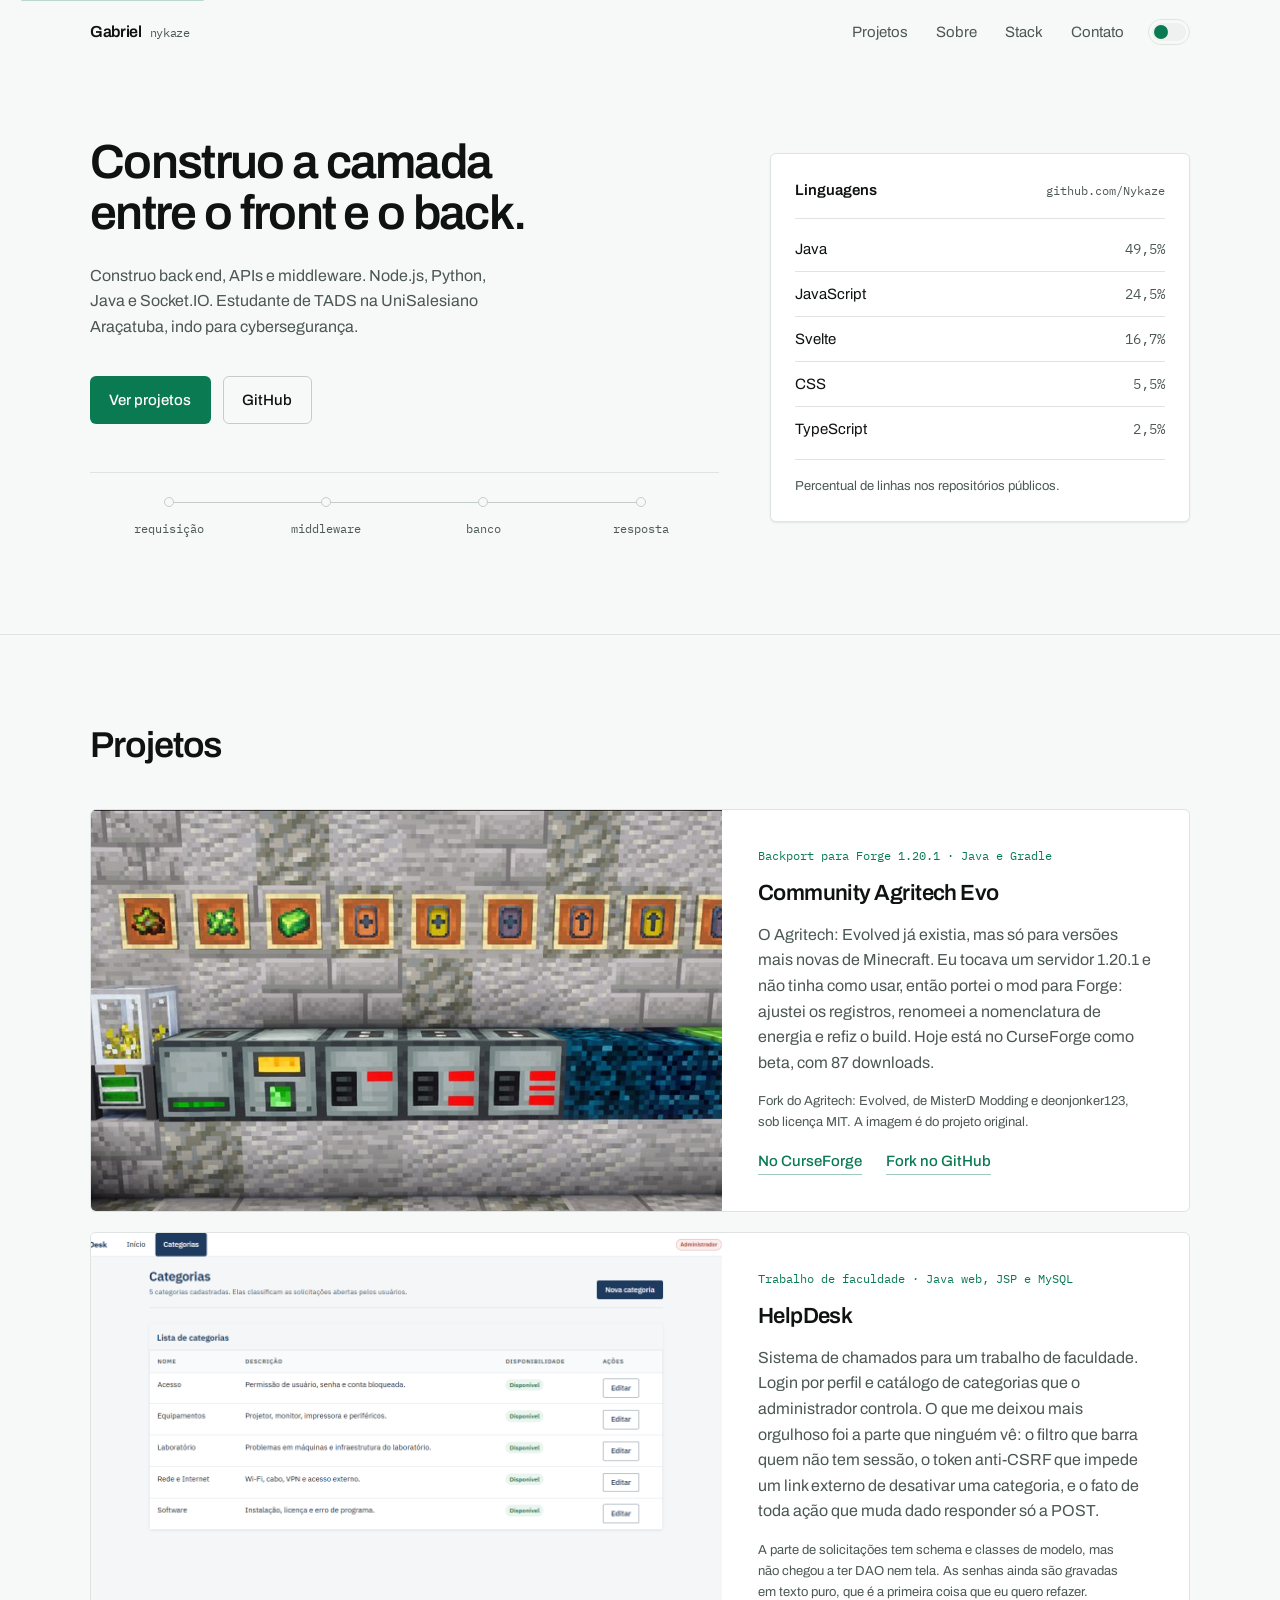
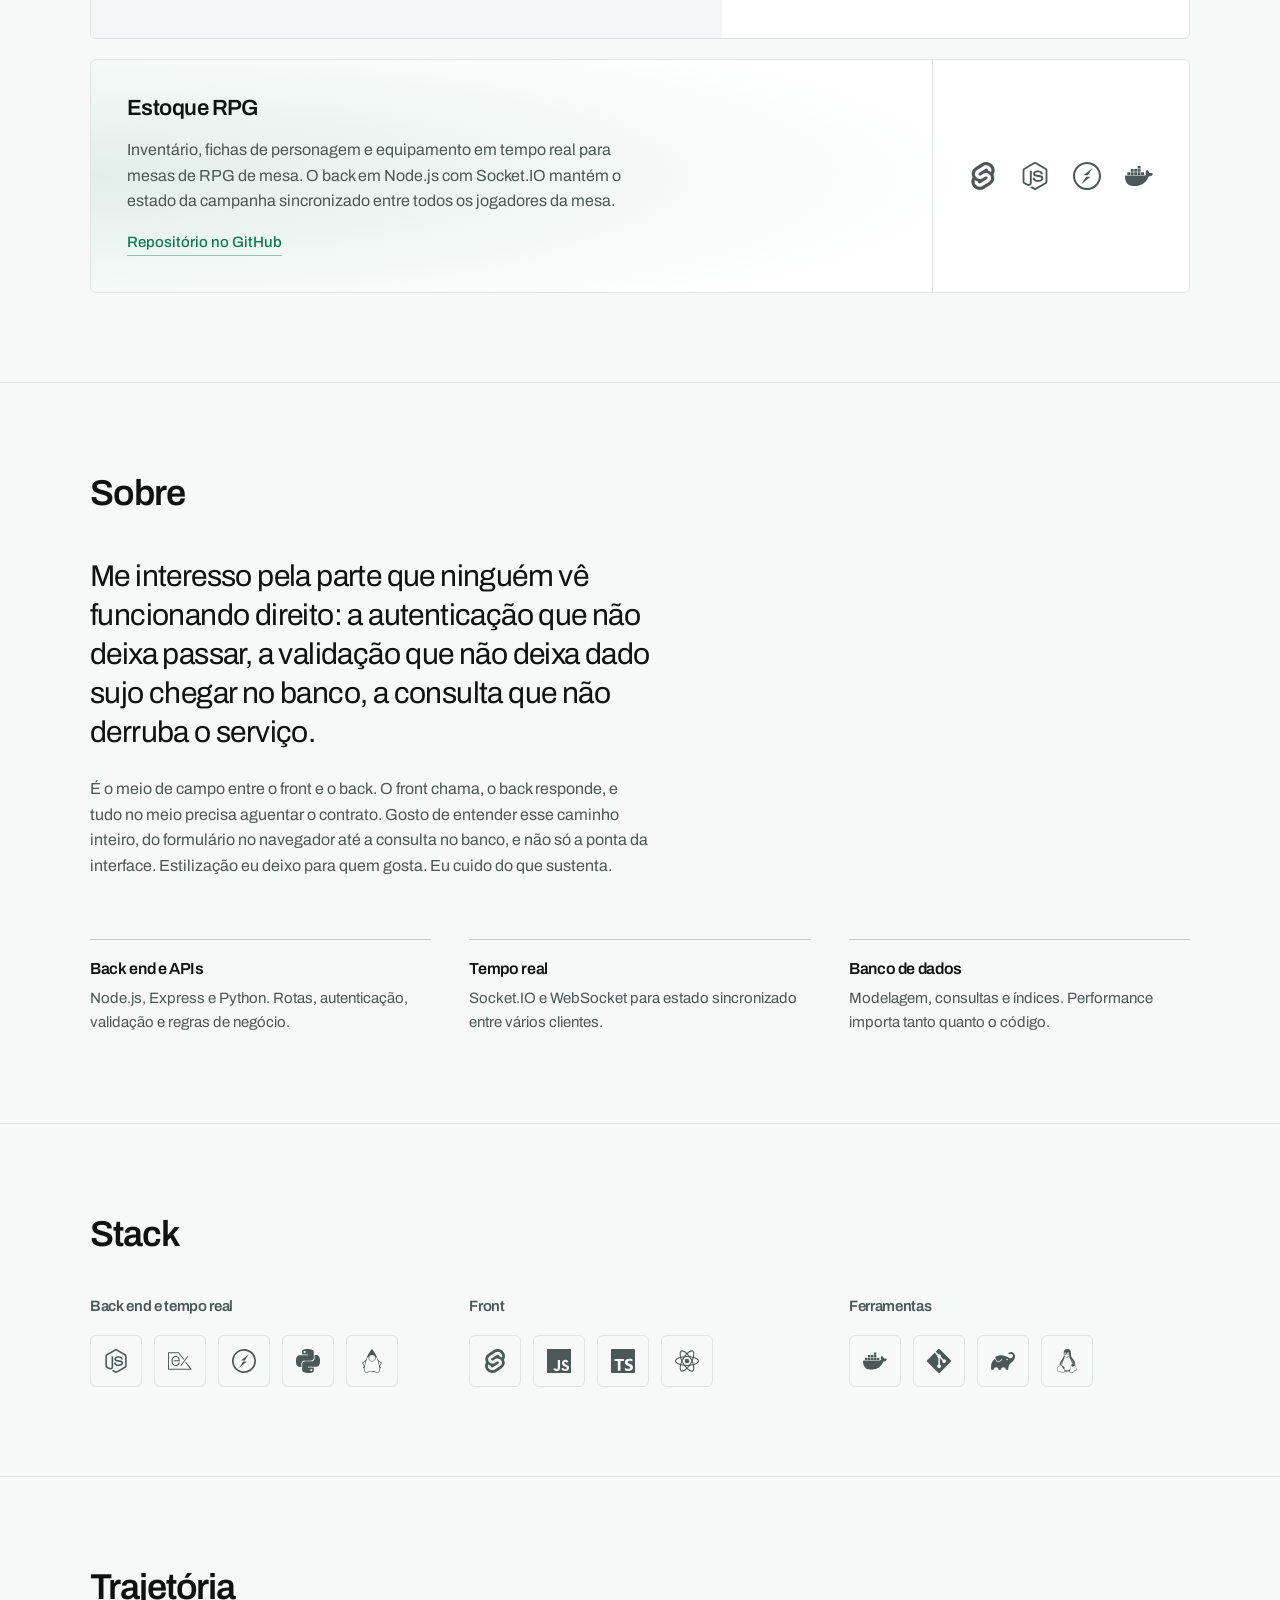
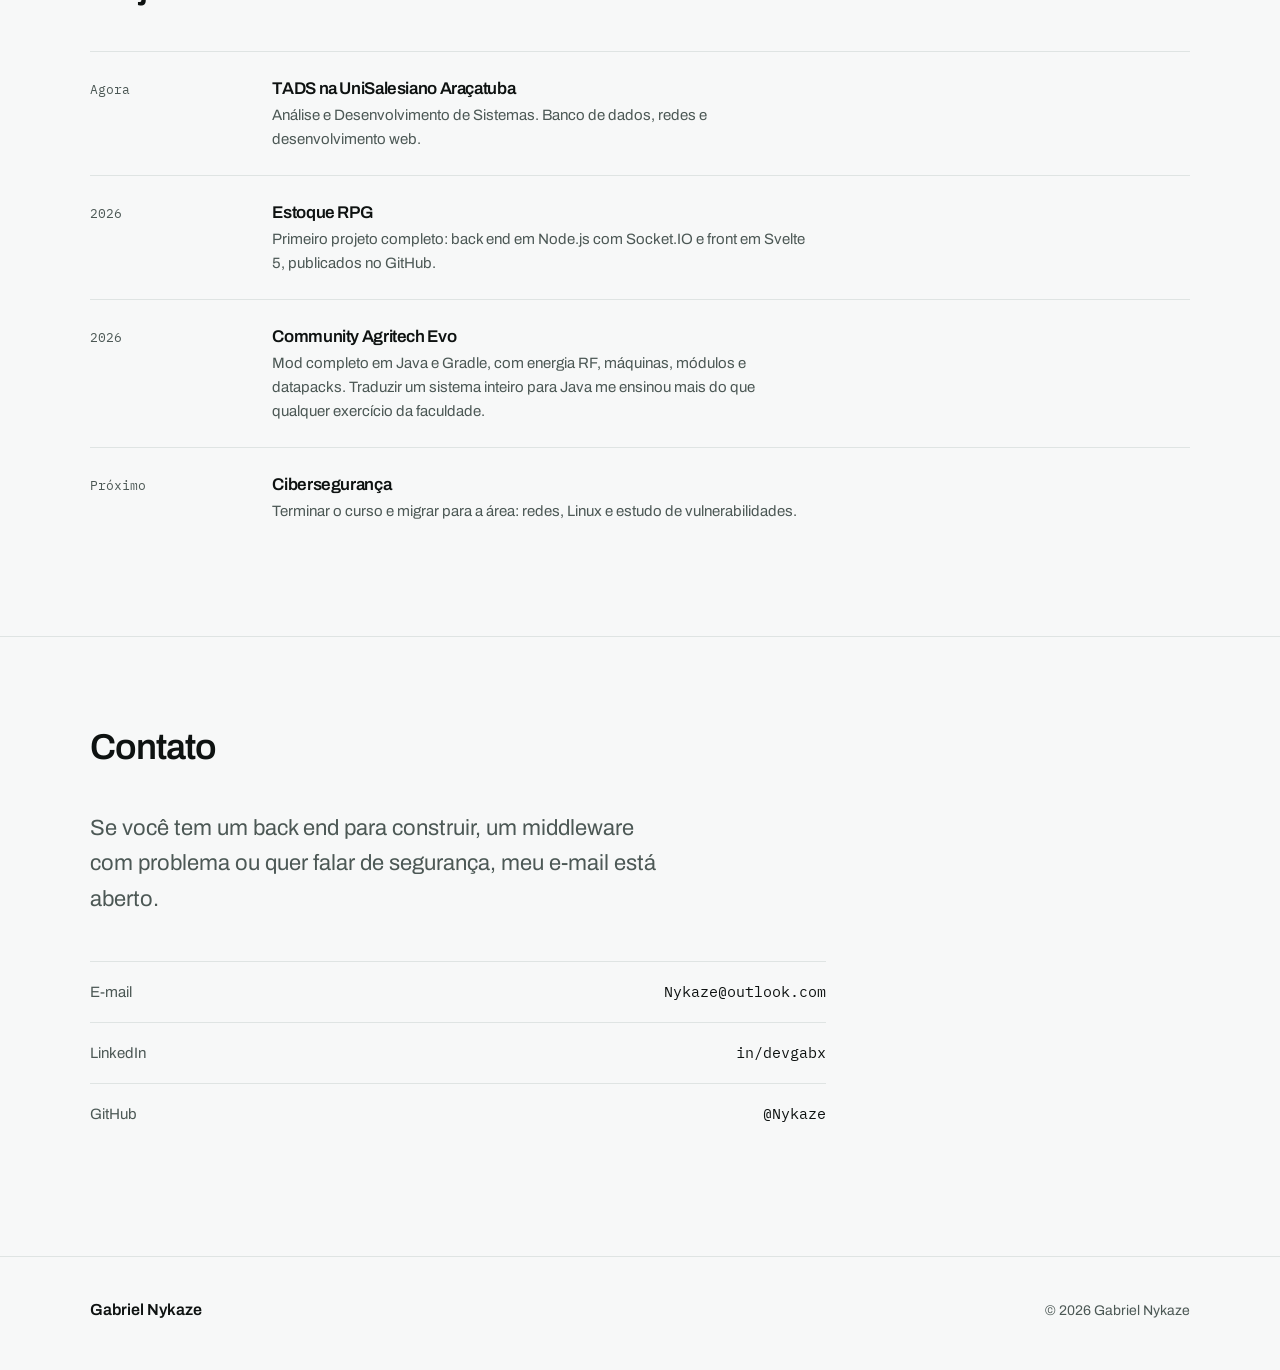
<file: index.html>
<!DOCTYPE html>
<html lang="pt-BR" data-theme="auto">
<head>
<meta charset="utf-8">
<meta name="viewport" content="width=device-width, initial-scale=1">
<title>Gabriel Nykaze, Desenvolvedor back end e middleware</title>
<meta name="description" content="Estudante de TADS na UniSalesiano Araçatuba. Trabalho com back end de sites, APIs e a camada que liga o front ao back. Node.js, Python, Java e Socket.IO.">
<meta name="author" content="Gabriel Nykaze">
<link rel="canonical" href="https://nykaze.github.io/portfolio/">

<meta property="og:type" content="website">
<meta property="og:title" content="Gabriel Nykaze, Desenvolvedor back end e middleware">
<meta property="og:description" content="Back end de sites, APIs e middleware. Node.js, Python, Java e Socket.IO. Estudante de TADS na UniSalesiano Araçatuba.">
<meta property="og:url" content="https://nykaze.github.io/portfolio/">
<meta property="og:locale" content="pt_BR">
<meta name="twitter:card" content="summary">
<meta name="theme-color" content="#0b0d0e" media="(prefers-color-scheme: dark)">
<meta name="theme-color" content="#f7f8f8" media="(prefers-color-scheme: light)">

<link rel="icon" href="assets/img/favicon.svg" type="image/svg+xml">
<link rel="preload" href="assets/fonts/archivo-latin-wght-normal.woff2" as="font" type="font/woff2" crossorigin>
<link rel="stylesheet" href="assets/css/styles.css">
</head>
<body>

<div class="progress" aria-hidden="true"><div class="progress__bar" id="progress-bar"></div></div>

<a class="skip-link" href="#conteudo">Pular para o conteúdo</a>

<!-- ============ NAV ============ -->
<header class="nav" id="nav" data-menu="closed">
  <div class="shell nav__inner">
    <a class="nav__brand" href="#topo">
      Gabriel
      <span class="nav__handle">nykaze</span>
    </a>

    <nav class="nav__links" id="nav-links" aria-label="Seções do site">
      <a href="#projetos">Projetos</a>
      <a href="#sobre">Sobre</a>
      <a href="#stack">Stack</a>
      <a href="#contato">Contato</a>
    </nav>

    <div class="nav__actions">
      <button class="theme-toggle" id="theme-toggle" type="button"
              aria-label="Ativar tema escuro" aria-pressed="false">
        <span class="theme-toggle__track"><span class="theme-toggle__thumb"></span></span>
      </button>

      <button class="nav__burger" id="nav-toggle" type="button"
              aria-expanded="false" aria-controls="nav-links" aria-label="Abrir menu">
        <span></span><span></span>
      </button>
    </div>
  </div>
</header>

<main id="conteudo">

<!-- ============ HERO ============ -->
<section class="hero" id="topo">
  <div class="shell hero__grid">

    <div class="hero__copy">
      <h1 class="hero__title">
        Construo a camada<br>
        entre o front e o back.
      </h1>

      <p class="hero__sub">
        Construo back end, APIs e middleware. Node.js, Python, Java e Socket.IO.
        Estudante de TADS na UniSalesiano Araçatuba, indo para cybersegurança.
      </p>

      <div class="hero__actions">
        <a class="btn btn--primary" href="#projetos">Ver projetos</a>
        <a class="btn btn--ghost" href="https://github.com/Nykaze" target="_blank" rel="noopener noreferrer">
          GitHub
        </a>
      </div>

      <!-- Diagrama do caminho que ele constroi: request entra, middleware
           traduz, banco responde. Sem animacao ele continua legivel. -->
      <div class="flow">
        <span class="flow__rail" aria-hidden="true"></span>
        <ol class="flow__track">
          <li class="flow__step"><span class="flow__dot"></span><span class="flow__name">requisição</span></li>
          <li class="flow__step"><span class="flow__dot"></span><span class="flow__name">middleware</span></li>
          <li class="flow__step"><span class="flow__dot"></span><span class="flow__name">banco</span></li>
          <li class="flow__step"><span class="flow__dot"></span><span class="flow__name">resposta</span></li>
        </ol>
      </div>
    </div>

    <!-- Dados reais: linguagens nos repositorios publicos do GitHub. -->
    <aside class="panel" aria-label="Linguagens nos repositórios públicos do GitHub">
      <div class="panel__head">
        <span class="panel__title">Linguagens</span>
        <a class="panel__ref" href="https://github.com/Nykaze?tab=repositories"
           target="_blank" rel="noopener noreferrer">github.com/Nykaze</a>
      </div>

      <dl class="langs">
        <div class="langs__row"><dt>Java</dt><dd>49,5%</dd></div>
        <div class="langs__row"><dt>JavaScript</dt><dd>24,5%</dd></div>
        <div class="langs__row"><dt>Svelte</dt><dd>16,7%</dd></div>
        <div class="langs__row"><dt>CSS</dt><dd>5,5%</dd></div>
        <div class="langs__row"><dt>TypeScript</dt><dd>2,5%</dd></div>
      </dl>

      <p class="panel__note">Percentual de linhas nos repositórios públicos.</p>
    </aside>

  </div>
</section>

<!-- ============ PROJETOS ============ -->
<section class="section" id="projetos">
  <div class="shell">
    <h2 class="section__title" data-reveal>Projetos</h2>

    <div class="projects">

      <article class="project" data-reveal>
        <a class="project__visual" href="https://www.curseforge.com/minecraft/mc-mods/community-agritech-evolved"
           target="_blank" rel="noopener noreferrer" tabindex="-1" aria-hidden="true">
          <img src="assets/img/agritech-banner.jpg" width="1400" height="470"
               loading="lazy" decoding="async"
               alt="Banjo do Agritech: Evolved original, com plantadores, cloche e máquinas de biomassa.">
        </a>

        <div class="project__body">
          <p class="project__kind">Backport para Forge 1.20.1 · Java e Gradle</p>
          <h3 class="project__title">Community Agritech Evo</h3>
          <p class="project__text">
            O Agritech: Evolved já existia, mas só para versões mais novas de Minecraft.
            Eu tocava um servidor 1.20.1 e não tinha como usar, então portei o mod para
            Forge: ajustei os registros, renomeei a nomenclatura de energia e refiz o build.
            Hoje está no CurseForge como beta, com 87 downloads.
          </p>
          <p class="project__note">
            Fork do Agritech: Evolved, de MisterD Modding e deonjonker123, sob licença MIT.
            A imagem é do projeto original.
          </p>
          <p class="project__links">
            <a class="link" href="https://www.curseforge.com/minecraft/mc-mods/community-agritech-evolved"
               target="_blank" rel="noopener noreferrer">No CurseForge</a>
            <a class="link" href="https://github.com/Nykaze/Community-Agritech-Evo"
               target="_blank" rel="noopener noreferrer">Fork no GitHub</a>
          </p>
        </div>
      </article>

      <article class="project" data-reveal>
        <div class="project__visual" aria-hidden="true">
          <img src="assets/img/helpdesk-banner.png" width="1400" height="820"
               loading="lazy" decoding="async"
               alt="">
        </div>

        <div class="project__body">
          <p class="project__kind">Trabalho de faculdade · Java web, JSP e MySQL</p>
          <h3 class="project__title">HelpDesk</h3>
          <p class="project__text">
            Sistema de chamados para um trabalho de faculdade. Login por perfil e catálogo
            de categorias que o administrador controla. O que me deixou mais orgulhoso
            foi a parte que ninguém vê: o filtro que barra quem não tem sessão, o token
            anti-CSRF que impede um link externo de desativar uma categoria, e o fato de
            toda ação que muda dado responder só a POST.
          </p>
          <p class="project__note">
            A parte de solicitações tem schema e classes de modelo, mas não chegou a ter
            DAO nem tela. As senhas ainda são gravadas em texto puro, que é a primeira
            coisa que eu quero refazer.
          </p>
        </div>
      </article>

      <article class="project project--tinted" data-reveal>
        <div class="project__body">
          <h3 class="project__title">Estoque RPG</h3>
          <p class="project__text">
            Inventário, fichas de personagem e equipamento em tempo real para mesas de
            RPG de mesa. O back em Node.js com Socket.IO mantém o estado da campanha
            sincronizado entre todos os jogadores da mesa.
          </p>
          <a class="link" href="https://github.com/Nykaze/estoque-rpg"
             target="_blank" rel="noopener noreferrer">Repositório no GitHub</a>
        </div>

        <ul class="project__tech" aria-label="Tecnologias do Estoque RPG">
          <li title="Svelte"><span class="sr-only">Svelte</span><svg class="icon" aria-hidden="true"><use href="#i-svelte"></use></svg></li>
          <li title="Node.js"><span class="sr-only">Node.js</span><svg class="icon" aria-hidden="true"><use href="#i-nodedotjs"></use></svg></li>
          <li title="Socket.IO"><span class="sr-only">Socket.IO</span><svg class="icon" aria-hidden="true"><use href="#i-socketdotio"></use></svg></li>
          <li title="Docker"><span class="sr-only">Docker</span><svg class="icon" aria-hidden="true"><use href="#i-docker"></use></svg></li>
        </ul>
      </article>

    </div>
  </div>
</section>

<!-- ============ SOBRE ============ -->
<section class="section" id="sobre">
  <div class="shell">
    <h2 class="section__title" data-reveal>Sobre</h2>

    <div class="manifesto" data-reveal>
      <p class="manifesto__lead">
        Me interesso pela parte que ninguém vê funcionando direito: a autenticação que
        não deixa passar, a validação que não deixa dado sujo chegar no banco, a consulta
        que não derruba o serviço.
      </p>
      <p class="manifesto__body">
        É o meio de campo entre o front e o back. O front chama, o back responde, e tudo
        no meio precisa aguentar o contrato. Gosto de entender esse caminho inteiro, do
        formulário no navegador até a consulta no banco, e não só a ponta da interface.
        Estilização eu deixo para quem gosta. Eu cuido do que sustenta.
      </p>
    </div>

    <div class="pillars">
      <div class="pillar" data-reveal>
        <h3 class="pillar__title">Back end e APIs</h3>
        <p class="pillar__text">Node.js, Express e Python. Rotas, autenticação, validação e regras de negócio.</p>
      </div>
      <div class="pillar" data-reveal>
        <h3 class="pillar__title">Tempo real</h3>
        <p class="pillar__text">Socket.IO e WebSocket para estado sincronizado entre vários clientes.</p>
      </div>
      <div class="pillar" data-reveal>
        <h3 class="pillar__title">Banco de dados</h3>
        <p class="pillar__text">Modelagem, consultas e índices. Performance importa tanto quanto o código.</p>
      </div>
    </div>
  </div>
</section>

<!-- ============ STACK ============ -->
<section class="section" id="stack">
  <div class="shell">
    <h2 class="section__title" data-reveal>Stack</h2>

    <div class="stack-grid">
      <div class="stack-group" data-reveal>
        <h3 class="stack-group__title">Back end e tempo real</h3>
        <ul class="stack-list">
          <li title="Node.js"><span class="sr-only">Node.js</span><svg class="icon" aria-hidden="true"><use href="#i-nodedotjs"></use></svg></li>
          <li title="Express"><span class="sr-only">Express</span><svg class="icon" aria-hidden="true"><use href="#i-express"></use></svg></li>
          <li title="Socket.IO"><span class="sr-only">Socket.IO</span><svg class="icon" aria-hidden="true"><use href="#i-socketdotio"></use></svg></li>
          <li title="Python"><span class="sr-only">Python</span><svg class="icon" aria-hidden="true"><use href="#i-python"></use></svg></li>
          <li title="Java"><span class="sr-only">Java</span><svg class="icon" aria-hidden="true"><use href="#i-openjdk"></use></svg></li>
        </ul>
      </div>

      <div class="stack-group" data-reveal>
        <h3 class="stack-group__title">Front</h3>
        <ul class="stack-list">
          <li title="Svelte"><span class="sr-only">Svelte</span><svg class="icon" aria-hidden="true"><use href="#i-svelte"></use></svg></li>
          <li title="JavaScript"><span class="sr-only">JavaScript</span><svg class="icon" aria-hidden="true"><use href="#i-javascript"></use></svg></li>
          <li title="TypeScript"><span class="sr-only">TypeScript</span><svg class="icon" aria-hidden="true"><use href="#i-typescript"></use></svg></li>
          <li title="React"><span class="sr-only">React</span><svg class="icon" aria-hidden="true"><use href="#i-react"></use></svg></li>
        </ul>
      </div>

      <div class="stack-group" data-reveal>
        <h3 class="stack-group__title">Ferramentas</h3>
        <ul class="stack-list">
          <li title="Docker"><span class="sr-only">Docker</span><svg class="icon" aria-hidden="true"><use href="#i-docker"></use></svg></li>
          <li title="Git"><span class="sr-only">Git</span><svg class="icon" aria-hidden="true"><use href="#i-git"></use></svg></li>
          <li title="Gradle"><span class="sr-only">Gradle</span><svg class="icon" aria-hidden="true"><use href="#i-gradle"></use></svg></li>
          <li title="Linux"><span class="sr-only">Linux</span><svg class="icon" aria-hidden="true"><use href="#i-linux"></use></svg></li>
        </ul>
      </div>
    </div>
  </div>
</section>

<!-- ============ TRAJETORIA ============ -->
<section class="section" id="trajetoria">
  <div class="shell">
    <h2 class="section__title" data-reveal>Trajetória</h2>

    <ol class="timeline">
      <li class="timeline__item" data-reveal>
        <p class="timeline__when">Agora</p>
        <div>
          <h3 class="timeline__title">TADS na UniSalesiano Araçatuba</h3>
          <p class="timeline__text">Análise e Desenvolvimento de Sistemas. Banco de dados, redes e desenvolvimento web.</p>
        </div>
      </li>
      <li class="timeline__item" data-reveal>
        <p class="timeline__when">2026</p>
        <div>
          <h3 class="timeline__title">Estoque RPG</h3>
          <p class="timeline__text">Primeiro projeto completo: back end em Node.js com Socket.IO e front em Svelte 5, publicados no GitHub.</p>
        </div>
      </li>
      <li class="timeline__item" data-reveal>
        <p class="timeline__when">2026</p>
        <div>
          <h3 class="timeline__title">Community Agritech Evo</h3>
          <p class="timeline__text">Mod completo em Java e Gradle, com energia RF, máquinas, módulos e datapacks. Traduzir um sistema inteiro para Java me ensinou mais do que qualquer exercício da faculdade.</p>
        </div>
      </li>
      <li class="timeline__item" data-reveal>
        <p class="timeline__when">Próximo</p>
        <div>
          <h3 class="timeline__title">Cibersegurança</h3>
          <p class="timeline__text">Terminar o curso e migrar para a área: redes, Linux e estudo de vulnerabilidades.</p>
        </div>
      </li>
    </ol>
  </div>
</section>

<!-- ============ CONTATO ============ -->
<section class="section section--contact" id="contato">
  <div class="shell">
    <h2 class="section__title" data-reveal>Contato</h2>

    <p class="contact__lead" data-reveal>
      Se você tem um back end para construir, um middleware com problema ou quer falar
      de segurança, meu e-mail está aberto.
    </p>

    <ul class="contact-list" data-reveal>
      <li>
        <a class="contact-row" href="mailto:Nykaze@outlook.com">
          <span class="contact-row__label">E-mail</span>
          <span class="contact-row__value">Nykaze@outlook.com</span>
        </a>
      </li>
      <li>
        <a class="contact-row" href="https://www.linkedin.com/in/devgabx/" target="_blank" rel="noopener noreferrer">
          <span class="contact-row__label">LinkedIn</span>
          <span class="contact-row__value">in/devgabx</span>
        </a>
      </li>
      <li>
        <a class="contact-row" href="https://github.com/Nykaze" target="_blank" rel="noopener noreferrer">
          <span class="contact-row__label">GitHub</span>
          <span class="contact-row__value">@Nykaze</span>
        </a>
      </li>
    </ul>
  </div>
</section>

</main>

<!-- ============ FOOTER ============ -->
<footer class="footer">
  <div class="shell footer__inner">
    <p class="footer__name">Gabriel Nykaze</p>
    <p class="footer__note">© 2026 Gabriel Nykaze</p>
  </div>
</footer>

<!-- Sprite de icones (Simple Icons + Devicon), embutido para o site funcionar offline. -->
<svg xmlns="http://www.w3.org/2000/svg" style="display:none" aria-hidden="true">
  <symbol id="i-javascript" viewBox="0 0 24 24"><path d="M0 0h24v24H0V0zm22.034 18.276c-.175-1.095-.888-2.015-3.003-2.873-.736-.345-1.554-.585-1.797-1.14-.091-.33-.105-.51-.046-.705.15-.646.915-.84 1.515-.66.39.12.75.42.976.9 1.034-.676 1.034-.676 1.755-1.125-.27-.42-.404-.601-.586-.78-.63-.705-1.469-1.065-2.834-1.034l-.705.089c-.676.165-1.32.525-1.71 1.005-1.14 1.291-.811 3.541.569 4.471 1.365 1.02 3.361 1.244 3.616 2.205.24 1.17-.87 1.545-1.966 1.41-.811-.18-1.26-.586-1.755-1.336l-1.83 1.051c.21.48.45.689.81 1.109 1.74 1.756 6.09 1.666 6.871-1.004.029-.09.24-.705.074-1.65l.046.067zm-8.983-7.245h-2.248c0 1.938-.009 3.864-.009 5.805 0 1.232.063 2.363-.138 2.711-.33.689-1.18.601-1.566.48-.396-.196-.597-.466-.83-.855-.063-.105-.11-.196-.127-.196l-1.825 1.125c.305.63.75 1.172 1.324 1.517.855.51 2.004.675 3.207.405.783-.226 1.458-.691 1.811-1.411.51-.93.402-2.07.397-3.346.012-2.054 0-4.109 0-6.179l.004-.056z"/></symbol>
  <symbol id="i-typescript" viewBox="0 0 24 24"><path d="M1.125 0C.502 0 0 .502 0 1.125v21.75C0 23.498.502 24 1.125 24h21.75c.623 0 1.125-.502 1.125-1.125V1.125C24 .502 23.498 0 22.875 0zm17.363 9.75c.612 0 1.154.037 1.627.111a6.38 6.38 0 0 1 1.306.34v2.458a3.95 3.95 0 0 0-.643-.361 5.093 5.093 0 0 0-.717-.26 5.453 5.453 0 0 0-1.426-.2c-.3 0-.573.028-.819.086a2.1 2.1 0 0 0-.623.242c-.17.104-.3.229-.393.374a.888.888 0 0 0-.14.49c0 .196.053.373.156.529.104.156.252.304.443.444s.423.276.696.41c.273.135.582.274.926.416.47.197.892.407 1.266.628.374.222.695.473.963.753.268.279.472.598.614.957.142.359.214.776.214 1.253 0 .657-.125 1.21-.373 1.656a3.033 3.033 0 0 1-1.012 1.085 4.38 4.38 0 0 1-1.487.596c-.566.12-1.163.18-1.79.18a9.916 9.916 0 0 1-1.84-.164 5.544 5.544 0 0 1-1.512-.493v-2.63a5.033 5.033 0 0 0 3.237 1.2c.333 0 .624-.03.872-.09.249-.06.456-.144.623-.25.166-.108.29-.234.373-.38a1.023 1.023 0 0 0-.074-1.089 2.12 2.12 0 0 0-.537-.5 5.597 5.597 0 0 0-.807-.444 27.72 27.72 0 0 0-1.007-.436c-.918-.383-1.602-.852-2.053-1.405-.45-.553-.676-1.222-.676-2.005 0-.614.123-1.141.369-1.582.246-.441.58-.804 1.004-1.089a4.494 4.494 0 0 1 1.47-.629 7.536 7.536 0 0 1 1.77-.201zm-15.113.188h9.563v2.166H9.506v9.646H6.789v-9.646H3.375z"/></symbol>
  <symbol id="i-svelte" viewBox="0 0 24 24"><path d="M10.354 21.125a4.44 4.44 0 0 1-4.765-1.767 4.109 4.109 0 0 1-.703-3.107 3.898 3.898 0 0 1 .134-.522l.105-.321.287.21a7.21 7.21 0 0 0 2.186 1.092l.208.063-.02.208a1.253 1.253 0 0 0 .226.83 1.337 1.337 0 0 0 1.435.533 1.231 1.231 0 0 0 .343-.15l5.59-3.562a1.164 1.164 0 0 0 .524-.778 1.242 1.242 0 0 0-.211-.937 1.338 1.338 0 0 0-1.435-.533 1.23 1.23 0 0 0-.343.15l-2.133 1.36a4.078 4.078 0 0 1-1.135.499 4.44 4.44 0 0 1-4.765-1.766 4.108 4.108 0 0 1-.702-3.108 3.855 3.855 0 0 1 1.742-2.582l5.589-3.563a4.072 4.072 0 0 1 1.135-.499 4.44 4.44 0 0 1 4.765 1.767 4.109 4.109 0 0 1 .703 3.107 3.943 3.943 0 0 1-.134.522l-.105.321-.286-.21a7.204 7.204 0 0 0-2.187-1.093l-.208-.063.02-.207a1.255 1.255 0 0 0-.226-.831 1.337 1.337 0 0 0-1.435-.532 1.231 1.231 0 0 0-.343.15L8.62 9.368a1.162 1.162 0 0 0-.524.778 1.24 1.24 0 0 0 .211.937 1.338 1.338 0 0 0 1.435.533 1.235 1.235 0 0 0 .344-.151l2.132-1.36a4.067 4.067 0 0 1 1.135-.498 4.44 4.44 0 0 1 4.765 1.766 4.108 4.108 0 0 1 .702 3.108 3.857 3.857 0 0 1-1.742 2.583l-5.589 3.562a4.072 4.072 0 0 1-1.135.499m10.358-17.95C18.484-.015 14.082-.96 10.9 1.068L5.31 4.63a6.412 6.412 0 0 0-2.896 4.295 6.753 6.753 0 0 0 .666 4.336 6.43 6.43 0 0 0-.96 2.396 6.833 6.833 0 0 0 1.168 5.167c2.229 3.19 6.63 4.135 9.812 2.108l5.59-3.562a6.41 6.41 0 0 0 2.896-4.295 6.756 6.756 0 0 0-.665-4.336 6.429 6.429 0 0 0 .958-2.396 6.831 6.831 0 0 0-1.167-5.168Z"/></symbol>
  <symbol id="i-nodedotjs" viewBox="0 0 24 24"><path d="M11.998,24c-0.321,0-0.641-0.084-0.922-0.247l-2.936-1.737c-0.438-0.245-0.224-0.332-0.08-0.383 c0.585-0.203,0.703-0.25,1.328-0.604c0.065-0.037,0.151-0.023,0.218,0.017l2.256,1.339c0.082,0.045,0.197,0.045,0.272,0l8.795-5.076 c0.082-0.047,0.134-0.141,0.134-0.238V6.921c0-0.099-0.053-0.192-0.137-0.242l-8.791-5.072c-0.081-0.047-0.189-0.047-0.271,0 L3.075,6.68C2.99,6.729,2.936,6.825,2.936,6.921v10.15c0,0.097,0.054,0.189,0.139,0.235l2.409,1.392 c1.307,0.654,2.108-0.116,2.108-0.89V7.787c0-0.142,0.114-0.253,0.256-0.253h1.115c0.139,0,0.255,0.112,0.255,0.253v10.021 c0,1.745-0.95,2.745-2.604,2.745c-0.508,0-0.909,0-2.026-0.551L2.28,18.675c-0.57-0.329-0.922-0.945-0.922-1.604V6.921 c0-0.659,0.353-1.275,0.922-1.603l8.795-5.082c0.557-0.315,1.296-0.315,1.848,0l8.794,5.082c0.57,0.329,0.924,0.944,0.924,1.603 v10.15c0,0.659-0.354,1.273-0.924,1.604l-8.794,5.078C12.643,23.916,12.324,24,11.998,24z M19.099,13.993 c0-1.9-1.284-2.406-3.987-2.763c-2.731-0.361-3.009-0.548-3.009-1.187c0-0.528,0.235-1.233,2.258-1.233 c1.807,0,2.473,0.389,2.747,1.607c0.024,0.115,0.129,0.199,0.247,0.199h1.141c0.071,0,0.138-0.031,0.186-0.081 c0.048-0.054,0.074-0.123,0.067-0.196c-0.177-2.098-1.571-3.076-4.388-3.076c-2.508,0-4.004,1.058-4.004,2.833 c0,1.925,1.488,2.457,3.895,2.695c2.88,0.282,3.103,0.703,3.103,1.269c0,0.983-0.789,1.402-2.642,1.402 c-2.327,0-2.839-0.584-3.011-1.742c-0.02-0.124-0.126-0.215-0.253-0.215h-1.137c-0.141,0-0.254,0.112-0.254,0.253 c0,1.482,0.806,3.248,4.655,3.248C17.501,17.007,19.099,15.91,19.099,13.993z"/></symbol>
  <symbol id="i-socketdotio" viewBox="0 0 24 24"><path d="M11.9362.0137a12.1694 12.1694 0 00-2.9748.378C4.2816 1.5547.5678 5.7944.0918 10.6012c-.59 4.5488 1.7079 9.2856 5.6437 11.6345 3.8608 2.4179 9.0926 2.3199 12.8734-.223 3.3969-2.206 5.5118-6.2277 5.3858-10.2845-.058-4.0159-2.31-7.9167-5.7588-9.9796C16.354.5876 14.1431.0047 11.9362.0137zm-.063 1.696c4.9448-.007 9.7886 3.8137 10.2815 8.9245.945 5.6597-3.7528 11.4125-9.4875 11.5795-5.4538.544-10.7245-4.0798-10.8795-9.5566-.407-4.4338 2.5159-8.8346 6.6977-10.2995a9.1126 9.1126 0 013.3878-.647zm5.0908 3.2248c-2.6869 2.0849-5.2598 4.3078-7.8886 6.4567 1.2029.017 2.4118.016 3.6208.01 1.41-2.165 2.8589-4.3008 4.2678-6.4667zm-5.6647 7.6536c-1.41 2.166-2.86 4.3088-4.2699 6.4737 2.693-2.0799 5.2548-4.3198 7.9017-6.4557a255.4132 255.4132 0 00-3.6318-.018z"/></symbol>
  <symbol id="i-python" viewBox="0 0 24 24"><path d="M14.25.18l.9.2.73.26.59.3.45.32.34.34.25.34.16.33.1.3.04.26.02.2-.01.13V8.5l-.05.63-.13.55-.21.46-.26.38-.3.31-.33.25-.35.19-.35.14-.33.1-.3.07-.26.04-.21.02H8.77l-.69.05-.59.14-.5.22-.41.27-.33.32-.27.35-.2.36-.15.37-.1.35-.07.32-.04.27-.02.21v3.06H3.17l-.21-.03-.28-.07-.32-.12-.35-.18-.36-.26-.36-.36-.35-.46-.32-.59-.28-.73-.21-.88-.14-1.05-.05-1.23.06-1.22.16-1.04.24-.87.32-.71.36-.57.4-.44.42-.33.42-.24.4-.16.36-.1.32-.05.24-.01h.16l.06.01h8.16v-.83H6.18l-.01-2.75-.02-.37.05-.34.11-.31.17-.28.25-.26.31-.23.38-.2.44-.18.51-.15.58-.12.64-.1.71-.06.77-.04.84-.02 1.27.05zm-6.3 1.98l-.23.33-.08.41.08.41.23.34.33.22.41.09.41-.09.33-.22.23-.34.08-.41-.08-.41-.23-.33-.33-.22-.41-.09-.41.09zm13.09 3.95l.28.06.32.12.35.18.36.27.36.35.35.47.32.59.28.73.21.88.14 1.04.05 1.23-.06 1.23-.16 1.04-.24.86-.32.71-.36.57-.4.45-.42.33-.42.24-.4.16-.36.09-.32.05-.24.02-.16-.01h-8.22v.82h5.84l.01 2.76.02.36-.05.34-.11.31-.17.29-.25.25-.31.24-.38.2-.44.17-.51.15-.58.13-.64.09-.71.07-.77.04-.84.01-1.27-.04-1.07-.14-.9-.2-.73-.25-.59-.3-.45-.33-.34-.34-.25-.34-.16-.33-.1-.3-.04-.25-.02-.2.01-.13v-5.34l.05-.64.13-.54.21-.46.26-.38.3-.32.33-.24.35-.2.35-.14.33-.1.3-.06.26-.04.21-.02.13-.01h5.84l.69-.05.59-.14.5-.21.41-.28.33-.32.27-.35.2-.36.15-.36.1-.35.07-.32.04-.28.02-.21V6.07h2.09l.14.01zm-6.47 14.25l-.23.33-.08.41.08.41.23.33.33.23.41.08.41-.08.33-.23.23-.33.08-.41-.08-.41-.23-.33-.33-.23-.41-.08-.41.08z"/></symbol>
  <symbol id="i-react" viewBox="0 0 24 24"><path d="M14.23 12.004a2.236 2.236 0 0 1-2.235 2.236 2.236 2.236 0 0 1-2.236-2.236 2.236 2.236 0 0 1 2.235-2.236 2.236 2.236 0 0 1 2.236 2.236zm2.648-10.69c-1.346 0-3.107.96-4.888 2.622-1.78-1.653-3.542-2.602-4.887-2.602-.41 0-.783.093-1.106.278-1.375.793-1.683 3.264-.973 6.365C1.98 8.917 0 10.42 0 12.004c0 1.59 1.99 3.097 5.043 4.03-.704 3.113-.39 5.588.988 6.38.32.187.69.275 1.102.275 1.345 0 3.107-.96 4.888-2.624 1.78 1.654 3.542 2.603 4.887 2.603.41 0 .783-.09 1.106-.275 1.374-.792 1.683-3.263.973-6.365C22.02 15.096 24 13.59 24 12.004c0-1.59-1.99-3.097-5.043-4.032.704-3.11.39-5.587-.988-6.38-.318-.184-.688-.277-1.092-.278zm-.005 1.09v.006c.225 0 .406.044.558.127.666.382.955 1.835.73 3.704-.054.46-.142.945-.25 1.44-.96-.236-2.006-.417-3.107-.534-.66-.905-1.345-1.727-2.035-2.447 1.592-1.48 3.087-2.292 4.105-2.295zm-9.77.02c1.012 0 2.514.808 4.11 2.28-.686.72-1.37 1.537-2.02 2.442-1.107.117-2.154.298-3.113.538-.112-.49-.195-.964-.254-1.42-.23-1.868.054-3.32.714-3.707.19-.09.4-.127.563-.132zm4.882 3.05c.455.468.91.992 1.36 1.564-.44-.02-.89-.034-1.345-.034-.46 0-.915.01-1.36.034.44-.572.895-1.096 1.345-1.565zM12 8.1c.74 0 1.477.034 2.202.093.406.582.802 1.203 1.183 1.86.372.64.71 1.29 1.018 1.946-.308.655-.646 1.31-1.013 1.95-.38.66-.773 1.288-1.18 1.87-.728.063-1.466.098-2.21.098-.74 0-1.477-.035-2.202-.093-.406-.582-.802-1.204-1.183-1.86-.372-.64-.71-1.29-1.018-1.946.303-.657.646-1.313 1.013-1.954.38-.66.773-1.286 1.18-1.868.728-.064 1.466-.098 2.21-.098zm-3.635.254c-.24.377-.48.763-.704 1.16-.225.39-.435.782-.635 1.174-.265-.656-.49-1.31-.676-1.947.64-.15 1.315-.283 2.015-.386zm7.26 0c.695.103 1.365.23 2.006.387-.18.632-.405 1.282-.66 1.933-.2-.39-.41-.783-.64-1.174-.225-.392-.465-.774-.705-1.146zm3.063.675c.484.15.944.317 1.375.498 1.732.74 2.852 1.708 2.852 2.476-.005.768-1.125 1.74-2.857 2.475-.42.18-.88.342-1.355.493-.28-.958-.646-1.956-1.1-2.98.45-1.017.81-2.01 1.085-2.964zm-13.395.004c.278.96.645 1.957 1.1 2.98-.45 1.017-.812 2.01-1.086 2.964-.484-.15-.944-.318-1.37-.5-1.732-.737-2.852-1.706-2.852-2.474 0-.768 1.12-1.742 2.852-2.476.42-.18.88-.342 1.356-.494zm11.678 4.28c.265.657.49 1.312.676 1.948-.64.157-1.316.29-2.016.39.24-.375.48-.762.705-1.158.225-.39.435-.788.636-1.18zm-9.945.02c.2.392.41.783.64 1.175.23.39.465.772.705 1.143-.695-.102-1.365-.23-2.006-.386.18-.63.406-1.282.66-1.933zM17.92 16.32c.112.493.2.968.254 1.423.23 1.868-.054 3.32-.714 3.708-.147.09-.338.128-.563.128-1.012 0-2.514-.807-4.11-2.28.686-.72 1.37-1.536 2.02-2.44 1.107-.118 2.154-.3 3.113-.54zm-11.83.01c.96.234 2.006.415 3.107.532.66.905 1.345 1.727 2.035 2.446-1.595 1.483-3.092 2.295-4.11 2.295-.22-.005-.406-.05-.553-.132-.666-.38-.955-1.834-.73-3.703.054-.46.142-.944.25-1.438zm4.56.64c.44.02.89.034 1.345.034.46 0 .915-.01 1.36-.034-.44.572-.895 1.095-1.345 1.565-.455-.47-.91-.993-1.36-1.565z"/></symbol>
  <symbol id="i-docker" viewBox="0 0 24 24"><path d="M13.983 11.078h2.119a.186.186 0 00.186-.185V9.006a.186.186 0 00-.186-.186h-2.119a.185.185 0 00-.185.185v1.888c0 .102.083.185.185.185m-2.954-5.43h2.118a.186.186 0 00.186-.186V3.574a.186.186 0 00-.186-.185h-2.118a.185.185 0 00-.185.185v1.888c0 .102.082.185.185.185m0 2.716h2.118a.187.187 0 00.186-.186V6.29a.186.186 0 00-.186-.185h-2.118a.185.185 0 00-.185.185v1.887c0 .102.082.185.185.186m-2.93 0h2.12a.186.186 0 00.184-.186V6.29a.185.185 0 00-.185-.185H8.1a.185.185 0 00-.185.185v1.887c0 .102.083.185.185.186m-2.964 0h2.119a.186.186 0 00.185-.186V6.29a.185.185 0 00-.185-.185H5.136a.186.186 0 00-.186.185v1.887c0 .102.084.185.186.186m5.893 2.715h2.118a.186.186 0 00.186-.185V9.006a.186.186 0 00-.186-.186h-2.118a.185.185 0 00-.185.185v1.888c0 .102.082.185.185.185m-2.93 0h2.12a.185.185 0 00.184-.185V9.006a.185.185 0 00-.184-.186h-2.12a.185.185 0 00-.184.185v1.888c0 .102.083.185.185.185m-2.964 0h2.119a.185.185 0 00.185-.185V9.006a.185.185 0 00-.184-.186h-2.12a.186.186 0 00-.186.186v1.887c0 .102.084.185.186.185m-2.92 0h2.12a.185.185 0 00.184-.185V9.006a.185.185 0 00-.184-.186h-2.12a.185.185 0 00-.184.185v1.888c0 .102.082.185.185.185M23.763 9.89c-.065-.051-.672-.51-1.954-.51-.338.001-.676.03-1.01.087-.248-1.7-1.653-2.53-1.716-2.566l-.344-.199-.226.327c-.284.438-.49.922-.612 1.43-.23.97-.09 1.882.403 2.661-.595.332-1.55.413-1.744.42H.751a.751.751 0 00-.75.748 11.376 11.376 0 00.692 4.062c.545 1.428 1.355 2.48 2.41 3.124 1.18.723 3.1 1.137 5.275 1.137.983.003 1.963-.086 2.93-.266a12.248 12.248 0 003.823-1.389c.98-.567 1.86-1.288 2.61-2.136 1.252-1.418 1.998-2.997 2.553-4.4h.221c1.372 0 2.215-.549 2.68-1.009.309-.293.55-.65.707-1.046l.098-.288Z"/></symbol>
  <symbol id="i-git" viewBox="0 0 24 24"><path d="M13.09 23.549a1.54 1.54 0 0 1-2.18 0L.451 13.089a1.54 1.54 0 0 1 0-2.179l7.191-7.19 2.733 2.733a1.85 1.85 0 0 0 .964 2.326v6.66a1.849 1.849 0 1 0 1.54 0V8.957l2.508 2.508a1.85 1.85 0 1 0 1.09-1.09l-2.634-2.634a1.85 1.85 0 0 0-2.378-2.377L8.73 2.63 10.91.451a1.54 1.54 0 0 1 2.179 0l10.459 10.46a1.54 1.54 0 0 1 0 2.179z"/></symbol>
  <symbol id="i-gradle" viewBox="0 0 24 24"><path d="M22.695 4.297a3.807 3.807 0 0 0-5.29-.09.368.368 0 0 0 0 .533l.46.47a.363.363 0 0 0 .474.032 2.182 2.182 0 0 1 2.86 3.291c-3.023 3.02-7.056-5.447-16.211-1.083a1.24 1.24 0 0 0-.534 1.745l1.571 2.713a1.238 1.238 0 0 0 1.681.461l.037-.02-.029.02.688-.384a16.083 16.083 0 0 0 2.193-1.635.384.384 0 0 1 .499-.016.357.357 0 0 1 .016.534 16.435 16.435 0 0 1-2.316 1.741H8.77l-.696.39a1.958 1.958 0 0 1-.963.25 1.987 1.987 0 0 1-1.726-.989L3.9 9.696C1.06 11.72-.686 15.603.26 20.522a.363.363 0 0 0 .354.296h1.675a.363.363 0 0 0 .37-.331 2.478 2.478 0 0 1 4.915 0 .36.36 0 0 0 .357.317h1.638a.363.363 0 0 0 .357-.317 2.478 2.478 0 0 1 4.914 0 .363.363 0 0 0 .358.317h1.627a.363.363 0 0 0 .363-.357c.037-2.294.656-4.93 2.42-6.25 6.108-4.57 4.502-8.486 3.088-9.9zm-6.229 6.901l-1.165-.584a.73.73 0 1 1 1.165.587z"/></symbol>
  <symbol id="i-openjdk" viewBox="0 0 24 24"><path d="M11.915 0 11.7.215C9.515 2.4 7.47 6.39 6.046 10.483c-1.064 1.024-3.633 2.81-3.711 3.551-.093.87 1.746 2.611 1.55 3.235-.198.625-1.304 1.408-1.014 1.939.1.188.823.011 1.277-.491a13.389 13.389 0 0 0-.017 2.14c.076.906.27 1.668.643 2.232.372.563.956.911 1.667.911.397 0 .727-.114 1.024-.264.298-.149.571-.33.91-.5.68-.34 1.634-.666 3.53-.604 1.903.062 2.872.39 3.559.704.687.314 1.15.664 1.925.664.767 0 1.395-.336 1.807-.9.412-.563.631-1.33.72-2.24.06-.623.055-1.32 0-2.066.454.45 1.117.604 1.213.424.29-.53-.816-1.314-1.013-1.937-.198-.624 1.642-2.366 1.549-3.236-.08-.748-2.707-2.568-3.748-3.586C16.428 6.374 14.308 2.394 12.13.215zm.175 6.038a2.95 2.95 0 0 1 2.943 2.942 2.95 2.95 0 0 1-2.943 2.943A2.95 2.95 0 0 1 9.148 8.98a2.95 2.95 0 0 1 2.942-2.942zM8.685 7.983a3.515 3.515 0 0 0-.145.997c0 1.951 1.6 3.55 3.55 3.55 1.95 0 3.55-1.598 3.55-3.55 0-.329-.046-.648-.132-.951.334.095.64.208.915.336a42.699 42.699 0 0 1 2.042 5.829c.678 2.545 1.01 4.92.846 6.607-.082.844-.29 1.51-.606 1.94-.315.431-.713.651-1.315.651-.593 0-.932-.27-1.673-.61-.741-.338-1.825-.694-3.792-.758-1.974-.064-3.073.293-3.821.669-.375.188-.659.373-.911.5s-.466.2-.752.2c-.53 0-.876-.209-1.16-.64-.285-.43-.474-1.101-.545-1.948-.141-1.693.176-4.069.823-6.614a43.155 43.155 0 0 1 1.934-5.783c.348-.167.749-.31 1.192-.425zm-3.382 4.362a.216.216 0 0 1 .13.031c-.166.56-.323 1.116-.463 1.665a33.849 33.849 0 0 0-.547 2.555 3.9 3.9 0 0 0-.2-.39c-.58-1.012-.914-1.642-1.16-2.08.315-.24 1.679-1.755 2.24-1.781zm13.394.01c.562.027 1.926 1.543 2.24 1.783-.246.438-.58 1.068-1.16 2.08a4.428 4.428 0 0 0-.163.309 32.354 32.354 0 0 0-.562-2.49 40.579 40.579 0 0 0-.482-1.652.216.216 0 0 1 .127-.03z"/></symbol>
  <symbol id="i-linux" viewBox="0 0 24 24"><path d="M12.504 0c-.155 0-.315.008-.48.021-4.226.333-3.105 4.807-3.17 6.298-.076 1.092-.3 1.953-1.05 3.02-.885 1.051-2.127 2.75-2.716 4.521-.278.832-.41 1.684-.287 2.489a.424.424 0 00-.11.135c-.26.268-.45.6-.663.839-.199.199-.485.267-.797.4-.313.136-.658.269-.864.68-.09.189-.136.394-.132.602 0 .199.027.4.055.536.058.399.116.728.04.97-.249.68-.28 1.145-.106 1.484.174.334.535.47.94.601.81.2 1.91.135 2.774.6.926.466 1.866.67 2.616.47.526-.116.97-.464 1.208-.946.587-.003 1.23-.269 2.26-.334.699-.058 1.574.267 2.577.2.025.134.063.198.114.333l.003.003c.391.778 1.113 1.132 1.884 1.071.771-.06 1.592-.536 2.257-1.306.631-.765 1.683-1.084 2.378-1.503.348-.199.629-.469.649-.853.023-.4-.2-.811-.714-1.376v-.097l-.003-.003c-.17-.2-.25-.535-.338-.926-.085-.401-.182-.786-.492-1.046h-.003c-.059-.054-.123-.067-.188-.135a.357.357 0 00-.19-.064c.431-1.278.264-2.55-.173-3.694-.533-1.41-1.465-2.638-2.175-3.483-.796-1.005-1.576-1.957-1.56-3.368.026-2.152.236-6.133-3.544-6.139zm.529 3.405h.013c.213 0 .396.062.584.198.19.135.33.332.438.533.105.259.158.459.166.724 0-.02.006-.04.006-.06v.105a.086.086 0 01-.004-.021l-.004-.024a1.807 1.807 0 01-.15.706.953.953 0 01-.213.335.71.71 0 00-.088-.042c-.104-.045-.198-.064-.284-.133a1.312 1.312 0 00-.22-.066c.05-.06.146-.133.183-.198.053-.128.082-.264.088-.402v-.02a1.21 1.21 0 00-.061-.4c-.045-.134-.101-.2-.183-.333-.084-.066-.167-.132-.267-.132h-.016c-.093 0-.176.03-.262.132a.8.8 0 00-.205.334 1.18 1.18 0 00-.09.4v.019c.002.089.008.179.02.267-.193-.067-.438-.135-.607-.202a1.635 1.635 0 01-.018-.2v-.02a1.772 1.772 0 01.15-.768c.082-.22.232-.406.43-.533a.985.985 0 01.594-.2zm-2.962.059h.036c.142 0 .27.048.399.135.146.129.264.288.344.465.09.199.14.4.153.667v.004c.007.134.006.2-.002.266v.08c-.03.007-.056.018-.083.024-.152.055-.274.135-.393.2.012-.09.013-.18.003-.267v-.015c-.012-.133-.04-.2-.082-.333a.613.613 0 00-.166-.267.248.248 0 00-.183-.064h-.021c-.071.006-.13.04-.186.132a.552.552 0 00-.12.27.944.944 0 00-.023.33v.015c.012.135.037.2.08.334.046.134.098.2.166.268.01.009.02.018.034.024-.07.057-.117.07-.176.136a.304.304 0 01-.131.068 2.62 2.62 0 01-.275-.402 1.772 1.772 0 01-.155-.667 1.759 1.759 0 01.08-.668 1.43 1.43 0 01.283-.535c.128-.133.26-.2.418-.2zm1.37 1.706c.332 0 .733.065 1.216.399.293.2.523.269 1.052.468h.003c.255.136.405.266.478.399v-.131a.571.571 0 01.016.47c-.123.31-.516.643-1.063.842v.002c-.268.135-.501.333-.775.465-.276.135-.588.292-1.012.267a1.139 1.139 0 01-.448-.067 3.566 3.566 0 01-.322-.198c-.195-.135-.363-.332-.612-.465v-.005h-.005c-.4-.246-.616-.512-.686-.71-.07-.268-.005-.47.193-.6.224-.135.38-.271.483-.336.104-.074.143-.102.176-.131h.002v-.003c.169-.202.436-.47.839-.601.139-.036.294-.065.466-.065zm2.8 2.142c.358 1.417 1.196 3.475 1.735 4.473.286.534.855 1.659 1.102 3.024.156-.005.33.018.513.064.646-1.671-.546-3.467-1.089-3.966-.22-.2-.232-.335-.123-.335.59.534 1.365 1.572 1.646 2.757.13.535.16 1.104.021 1.67.067.028.135.06.205.067 1.032.534 1.413.938 1.23 1.537v-.043c-.06-.003-.12 0-.18 0h-.016c.151-.467-.182-.825-1.065-1.224-.915-.4-1.646-.336-1.77.465-.008.043-.013.066-.018.135-.068.023-.139.053-.209.064-.43.268-.662.669-.793 1.187-.13.533-.17 1.156-.205 1.869v.003c-.02.334-.17.838-.319 1.35-1.5 1.072-3.58 1.538-5.348.334a2.645 2.645 0 00-.402-.533 1.45 1.45 0 00-.275-.333c.182 0 .338-.03.465-.067a.615.615 0 00.314-.334c.108-.267 0-.697-.345-1.163-.345-.467-.931-.995-1.788-1.521-.63-.4-.986-.87-1.15-1.396-.165-.534-.143-1.085-.015-1.645.245-1.07.873-2.11 1.274-2.763.107-.065.037.135-.408.974-.396.751-1.14 2.497-.122 3.854a8.123 8.123 0 01.647-2.876c.564-1.278 1.743-3.504 1.836-5.268.048.036.217.135.289.202.218.133.38.333.59.465.21.201.477.335.876.335.039.003.075.006.11.006.412 0 .73-.134.997-.268.29-.134.52-.334.74-.4h.005c.467-.135.835-.402 1.044-.7zm2.185 8.958c.037.6.343 1.245.882 1.377.588.134 1.434-.333 1.791-.765l.211-.01c.315-.007.577.01.847.268l.003.003c.208.199.305.53.391.876.085.4.154.78.409 1.066.486.527.645.906.636 1.14l.003-.007v.018l-.003-.012c-.015.262-.185.396-.498.595-.63.401-1.746.712-2.457 1.57-.618.737-1.37 1.14-2.036 1.191-.664.053-1.237-.2-1.574-.898l-.005-.003c-.21-.4-.12-1.025.056-1.69.176-.668.428-1.344.463-1.897.037-.714.076-1.335.195-1.814.12-.465.308-.797.641-.984l.045-.022zm-10.814.049h.01c.053 0 .105.005.157.014.376.055.706.333 1.023.752l.91 1.664.003.003c.243.533.754 1.064 1.189 1.637.434.598.77 1.131.729 1.57v.006c-.057.744-.48 1.148-1.125 1.294-.645.135-1.52.002-2.395-.464-.968-.536-2.118-.469-2.857-.602-.369-.066-.61-.2-.723-.4-.11-.2-.113-.602.123-1.23v-.004l.002-.003c.117-.334.03-.752-.027-1.118-.055-.401-.083-.71.043-.94.16-.334.396-.4.69-.533.294-.135.64-.202.915-.47h.002v-.002c.256-.268.445-.601.668-.838.19-.201.38-.336.663-.336zm7.159-9.074c-.435.201-.945.535-1.488.535-.542 0-.97-.267-1.28-.466-.154-.134-.28-.268-.373-.335-.164-.134-.144-.333-.074-.333.109.016.129.134.199.2.096.066.215.2.36.333.292.2.68.467 1.167.467.485 0 1.053-.267 1.398-.466.195-.135.445-.334.648-.467.156-.136.149-.267.279-.267.128.016.034.134-.147.332a8.097 8.097 0 01-.69.468zm-1.082-1.583V5.64c-.006-.02.013-.042.029-.05.074-.043.18-.027.26.004.063 0 .16.067.15.135-.006.049-.085.066-.135.066-.055 0-.092-.043-.141-.068-.052-.018-.146-.008-.163-.065zm-.551 0c-.02.058-.113.049-.166.066-.047.025-.086.068-.14.068-.05 0-.13-.02-.136-.068-.01-.066.088-.133.15-.133.08-.031.184-.047.259-.005.019.009.036.03.03.05v.02h.003z"/></symbol>
  <symbol id="i-express" viewBox="0 0 24 24"><path d="M12.262 16.666h1.146l6.975-9.325H19.22zm9.778 1.441v.004l-4.334-5.706-.557.74 4.873 6.682H.945V4.173h9.505l5.026 6.7.574-.772-4.374-5.928h.003l-.719-.945H0v17.544h24zM10.917 8.705a3.8 3.8 0 0 0-1.292-1.183q-.796-.45-1.916-.45c-.746 0-1.37.14-1.906.424a3.76 3.76 0 0 0-1.31 1.12 4.9 4.9 0 0 0-.75 1.581 7.17 7.17 0 0 0 0 3.696c.148.567.402 1.101.75 1.573a3.5 3.5 0 0 0 1.31 1.066q.803.39 1.906.389 1.77 0 2.739-.868.966-.867 1.328-2.457h-1.139q-.271 1.084-.977 1.734-.704.651-1.952.65-.812 0-1.392-.342a3.1 3.1 0 0 1-.957-.869 3.5 3.5 0 0 1-.551-1.182 5 5 0 0 1-.17-1.133 9 9 0 0 0-.015-.286 4.5 4.5 0 0 1 .015-.829c.047-.418.147-.83.296-1.223A3.7 3.7 0 0 1 5.54 9.05a2.9 2.9 0 0 1 .922-.742q.541-.28 1.246-.28c.47 0 .869.093 1.23.28q.541.281.922.742.379.461.587 1.057t.225 1.246H5.625l.004.957h6.182a7.3 7.3 0 0 0-.18-1.924 4.9 4.9 0 0 0-.715-1.68z"/></symbol>
  <symbol id="i-github" viewBox="0 0 24 24"><path d="M12 .297c-6.63 0-12 5.373-12 12 0 5.303 3.438 9.8 8.205 11.385.6.113.82-.258.82-.577 0-.285-.01-1.04-.015-2.04-3.338.724-4.042-1.61-4.042-1.61C4.422 18.07 3.633 17.7 3.633 17.7c-1.087-.744.084-.729.084-.729 1.205.084 1.838 1.236 1.838 1.236 1.07 1.835 2.809 1.305 3.495.998.108-.776.417-1.305.76-1.605-2.665-.3-5.466-1.332-5.466-5.93 0-1.31.465-2.38 1.235-3.22-.135-.303-.54-1.523.105-3.176 0 0 1.005-.322 3.3 1.23.96-.267 1.98-.399 3-.405 1.02.006 2.04.138 3 .405 2.28-1.552 3.285-1.23 3.285-1.23.645 1.653.24 2.873.12 3.176.765.84 1.23 1.91 1.23 3.22 0 4.61-2.805 5.625-5.475 5.92.42.36.81 1.096.81 2.22 0 1.606-.015 2.896-.015 3.286 0 .315.21.69.825.57C20.565 22.092 24 17.592 24 12.297c0-6.627-5.373-12-12-12"/></symbol>
  <symbol id="i-linkedin" viewBox="0 0 128 128"><path d="M116 3H12a8.91 8.91 0 00-9 8.8v104.42a8.91 8.91 0 009 8.78h104a8.93 8.93 0 009-8.81V11.77A8.93 8.93 0 00116 3z" opacity=".18"/><path d="M21.06 48.73h18.11V107H21.06zm9.06-29a10.5 10.5 0 11-10.5 10.49 10.5 10.5 0 0110.5-10.49M50.53 48.73h17.36v8h.24c2.42-4.58 8.32-9.41 17.13-9.41C103.6 47.28 107 59.35 107 75v32H88.89V78.65c0-6.75-.12-15.44-9.41-15.44s-10.87 7.36-10.87 15V107H50.53z"/></symbol>
</svg>

<script src="assets/js/main.js" defer></script>
</body>
</html>
</file>
<file: assets/css/styles.css>
/* =========================================================
   Gabriel Nykaze · portfolio
   Tokens → base → componentes → responsivo
   ========================================================= */

/* ---------- 1. Fontes self-hosted ------------------------- */
@font-face {
  font-family: "Archivo";
  src: url("../fonts/archivo-latin-wght-normal.woff2") format("woff2");
  font-weight: 100 900;
  font-display: swap;
  font-style: normal;
}
@font-face {
  font-family: "IBM Plex Mono";
  src: url("../fonts/ibm-plex-mono-latin-400-normal.woff2") format("woff2");
  font-weight: 400;
  font-display: swap;
  font-style: normal;
}
@font-face {
  font-family: "IBM Plex Mono";
  src: url("../fonts/ibm-plex-mono-latin-500-normal.woff2") format("woff2");
  font-weight: 500;
  font-display: swap;
  font-style: normal;
}

/* ---------- 2. Tokens ------------------------------------ */
/* Claro e o padrao do arquivo. O escuro entra pela preferencia
   do sistema e pode ser forcado pelo botao da nav. A estrutura
   e a mesma nos dois temas, entao nada muda de cor em secao. */
:root {
  --bg: #f7f8f8;
  --surface: #ffffff;
  --surface-2: #eef1f0;
  --border: #dfe4e3;
  --border-strong: #c4cdcb;
  --text: #0e1211;
  --text-muted: #4c5855;
  --accent: #0a7a52;
  --accent-ink: #ffffff;
  --accent-soft: rgba(10, 122, 82, 0.12);
  --shadow: 0 1px 2px rgba(14, 18, 17, 0.08);

  --r: 6px;
  --shell: 1180px;
  --pad: clamp(1.25rem, 4vw, 2.5rem);

  --sans: "Archivo", system-ui, -apple-system, "Segoe UI", sans-serif;
  --mono: "IBM Plex Mono", ui-monospace, "Cascadia Code", "SF Mono", monospace;

  --ease: cubic-bezier(0.16, 1, 0.3, 1);
  --ease-out-expo: cubic-bezier(0.19, 1, 0.22, 1);
}

@media (prefers-color-scheme: dark) {
  :root:not([data-theme="light"]) {
    --bg: #0b0d0e;
    --surface: #121617;
    --surface-2: #171c1d;
    --border: #232a2b;
    --border-strong: #364041;
    --text: #e6ecea;
    --text-muted: #98a6a3;
    --accent: #4ade80;
    --accent-ink: #06251a;
    --accent-soft: rgba(74, 222, 128, 0.1);
    --shadow: 0 1px 2px rgba(0, 0, 0, 0.55);
  }
}

:root[data-theme="dark"] {
  --bg: #0b0d0e;
  --surface: #121617;
  --surface-2: #171c1d;
  --border: #232a2b;
  --border-strong: #364041;
  --text: #e6ecea;
  --text-muted: #98a6a3;
  --accent: #4ade80;
  --accent-ink: #06251a;
  --accent-soft: rgba(74, 222, 128, 0.1);
  --shadow: 0 1px 2px rgba(0, 0, 0, 0.55);
}

/* ---------- 3. Base --------------------------------------- */
*,
*::before,
*::after { box-sizing: border-box; }

html {
  -webkit-text-size-adjust: 100%;
  scroll-behavior: smooth;
  scroll-padding-top: 5.5rem;
  color-scheme: light;
}

@media (prefers-color-scheme: dark) {
  :root:not([data-theme="light"]) { color-scheme: dark; }
}
:root[data-theme="dark"] { color-scheme: dark; }

body {
  margin: 0;
  background: var(--bg);
  color: var(--text);
  font-family: var(--sans);
  font-size: 1rem;
  line-height: 1.6;
  font-synthesis-weight: none;
  -webkit-font-smoothing: antialiased;
  text-rendering: optimizeLegibility;

  /* Superficies do navegador, fora do design system. */
  scrollbar-color: var(--border-strong) transparent;
}

::selection {
  background: var(--accent);
  color: var(--accent-ink);
}

h1, h2, h3 {
  margin: 0;
  font-weight: 600;
  letter-spacing: -0.022em;
  line-height: 1.12;
  text-wrap: balance;
}

p { margin: 0; }
ul, ol, dl, dd { margin: 0; padding: 0; }
li { list-style: none; }

img { display: block; max-width: 100%; height: auto; }

a { color: inherit; text-decoration: none; }

:focus-visible {
  outline: 2px solid var(--accent);
  outline-offset: 3px;
  border-radius: 2px;
}

/* Fica fora da tela por transform, nunca por top: animar top
   dispara layout a cada quadro. E fixed, e nao absolute, para o
   link aparecer no topo da viewport mesmo com a pagina rolada. */
.skip-link {
  position: fixed;
  left: 1rem;
  top: 1rem;
  z-index: 100;
  padding: 0.6rem 1rem;
  background: var(--accent);
  color: var(--accent-ink);
  border-radius: var(--r);
  font-weight: 600;
  transform: translateY(calc(-100% - 1rem));
  transition: transform 0.2s var(--ease);
}
.skip-link:focus { transform: none; }

.shell {
  width: 100%;
  max-width: var(--shell);
  margin-inline: auto;
  padding-inline: var(--pad);
}

.icon {
  width: 1em;
  height: 1em;
  fill: currentColor;
  flex: none;
}

/* Texto so para leitor de tela. Usado nas listas de icones, onde o
   nome da ferramenta mora no title e o SVG e aria-hidden. */
.sr-only {
  position: absolute;
  width: 1px;
  height: 1px;
  padding: 0;
  margin: -1px;
  overflow: hidden;
  clip-path: inset(50%);
  white-space: nowrap;
  border: 0;
}

/* ---------- 4. Nav ---------------------------------------- */
.nav {
  position: sticky;
  top: 0;
  z-index: 40;
  background: color-mix(in srgb, var(--bg) 84%, transparent);
  backdrop-filter: blur(12px) saturate(1.4);
  border-bottom: 1px solid transparent;
  transition: border-color 0.25s var(--ease);
}
.nav[data-stuck="true"] { border-bottom-color: var(--border); }

.nav__inner {
  height: 64px;
  display: flex;
  align-items: center;
  gap: 1.5rem;
}

.nav__brand {
  display: flex;
  align-items: baseline;
  gap: 0.5rem;
  margin-right: auto;
  font-weight: 600;
  letter-spacing: -0.02em;
  white-space: nowrap;
}
.nav__handle {
  font-family: var(--mono);
  font-size: 0.75rem;
  font-weight: 400;
  color: var(--text-muted);
}

.nav__links {
  display: flex;
  align-items: center;
  gap: 1.75rem;
}
.nav__links a {
  font-size: 0.9375rem;
  color: var(--text-muted);
  transition: color 0.2s var(--ease);
}
.nav__links a:hover { color: var(--text); }

.nav__actions {
  display: flex;
  align-items: center;
  gap: 0.75rem;
}

/* Botao de tema */
.theme-toggle {
  flex: none;
  border: 1px solid var(--border);
  background: transparent;
  border-radius: 999px;
  padding: 3px;
  cursor: pointer;
  line-height: 0;
  transition: border-color 0.2s var(--ease);
}
.theme-toggle:hover { border-color: var(--border-strong); }
.theme-toggle__track {
  display: block;
  width: 34px;
  height: 18px;
  border-radius: 999px;
  background: var(--surface-2);
  position: relative;
}
.theme-toggle__thumb {
  position: absolute;
  top: 2px;
  left: 2px;
  width: 14px;
  height: 14px;
  border-radius: 999px;
  background: var(--accent);
  transition: transform 0.3s var(--ease);
}
.theme-toggle[aria-pressed="true"] .theme-toggle__thumb { transform: translateX(16px); }

/* Botao de menu, so no mobile */
.nav__burger {
  display: none;
  flex-direction: column;
  justify-content: center;
  gap: 5px;
  width: 2rem;
  height: 2rem;
  padding: 0 0.35rem;
  border: 1px solid var(--border);
  border-radius: var(--r);
  background: transparent;
  cursor: pointer;
}
.nav__burger span {
  display: block;
  height: 1.5px;
  background: var(--text);
  transition: transform 0.25s var(--ease), opacity 0.2s var(--ease);
}
.nav[data-menu="open"] .nav__burger span:first-child { transform: translateY(3.25px) rotate(45deg); }
.nav[data-menu="open"] .nav__burger span:last-child { transform: translateY(-3.25px) rotate(-45deg); }

/* ---------- 5. Hero --------------------------------------- */
.hero {
  padding-block: clamp(2.5rem, 6vw, 4.5rem) clamp(3.5rem, 8vw, 6rem);
}
.hero__grid {
  display: grid;
  grid-template-columns: minmax(0, 1.2fr) minmax(0, 0.8fr);
  gap: clamp(2rem, 4vw, 3.5rem);
  align-items: center;
}

.hero__title {
  font-size: clamp(2rem, 3.8vw, 3rem);
  letter-spacing: -0.035em;
  line-height: 1.06;
}

.hero__sub {
  margin-top: 1.5rem;
  max-width: 44ch;
  font-size: clamp(1rem, 1.15vw, 1.125rem);
  color: var(--text-muted);
}

.hero__actions {
  margin-top: 2.25rem;
  display: flex;
  flex-wrap: wrap;
  gap: 0.75rem;
}

/* Diagrama do caminho request -> resposta. A linha e o estado final,
   o varredor e a animacao. Tudo aqui e conteudo, nao decoracao. */
.flow {
  margin-top: 3rem;
  padding-top: 1.5rem;
  border-top: 1px solid var(--border);
  position: relative;
}

.flow__track {
  display: grid;
  grid-template-columns: repeat(4, minmax(0, 1fr));
  align-items: start;
}

/* Trilho que une os nos. left/right = 12,5%, ou seja, o centro da
   primeira e da ultima coluna: a linha comeca no primeiro no e
   termina no ultimo, sem sobra pendurada nas pontas. */
.flow__rail {
  position: absolute;
  top: calc(1.5rem + 5px);
  left: 12.5%;
  right: 12.5%;
  height: 1px;
  background: var(--border-strong);
}

.flow__step {
  display: flex;
  flex-direction: column;
  align-items: center;
  gap: 0.75rem;
  position: relative;
}

.flow__dot {
  width: 0.625rem;
  height: 0.625rem;
  border-radius: 999px;
  background: var(--bg);
  border: 1px solid var(--border-strong);
}

.flow__name {
  font-family: var(--mono);
  font-size: 0.75rem;
  color: var(--text-muted);
}

/* O varredor percorre o trilho inteiro e cada no acende quando passa
   por cima dele, na ordem request -> middleware -> banco -> resposta.
   Animar background-position e paint puro: nao mexe em layout. */
@media (prefers-reduced-motion: no-preference) {
  .flow__rail {
    background-image: linear-gradient(
      90deg,
      var(--border-strong) 0%,
      var(--border-strong) 42%,
      var(--accent) 50%,
      var(--border-strong) 58%,
      var(--border-strong) 100%
    );
    background-size: 280% 100%;
    background-repeat: no-repeat;
    animation: flow-sweep 7s linear infinite;
  }

  .flow__dot,
  .flow__name {
    animation: flow-node 7s ease-in-out infinite;
  }
  .flow__step:nth-child(1) :is(.flow__dot, .flow__name) { animation-delay: 0s; }
  .flow__step:nth-child(2) :is(.flow__dot, .flow__name) { animation-delay: 1.4s; }
  .flow__step:nth-child(3) :is(.flow__dot, .flow__name) { animation-delay: 2.8s; }
  .flow__step:nth-child(4) :is(.flow__dot, .flow__name) { animation-delay: 4.2s; }

  .flow__dot { animation-name: flow-node; }
  .flow__name { animation-name: flow-label; }
}

@keyframes flow-sweep {
  from { background-position: 150% 0; }
  to   { background-position: -110% 0; }
}

@keyframes flow-node {
  0%, 2%    { background: var(--accent); border-color: var(--accent); }
  16%, 100% { background: var(--bg); border-color: var(--border-strong); }
}

@keyframes flow-label {
  0%, 2%    { color: var(--accent); }
  20%, 100% { color: var(--text-muted); }
}

/* Painel de linguagens */
.panel {
  background: var(--surface);
  border: 1px solid var(--border);
  border-radius: var(--r);
  padding: 1.5rem;
  box-shadow: var(--shadow);
}
.panel__head {
  display: flex;
  flex-wrap: wrap;
  align-items: baseline;
  justify-content: space-between;
  gap: 0.5rem;
  padding-bottom: 1rem;
  border-bottom: 1px solid var(--border);
}
.panel__title {
  font-size: 0.9375rem;
  font-weight: 600;
}
.panel__ref {
  font-family: var(--mono);
  font-size: 0.75rem;
  color: var(--text-muted);
  transition: color 0.2s var(--ease);
}
.panel__ref:hover { color: var(--accent); }

.langs { padding-block: 0.5rem; }
.langs__row {
  display: flex;
  align-items: baseline;
  justify-content: space-between;
  gap: 1rem;
  padding-block: 0.625rem;
}
.langs__row + .langs__row { border-top: 1px solid var(--border); }
.langs dt { font-size: 0.9375rem; }
.langs dd {
  font-family: var(--mono);
  font-size: 0.875rem;
  font-variant-numeric: tabular-nums;
  color: var(--text-muted);
}

.panel__note {
  padding-top: 1rem;
  border-top: 1px solid var(--border);
  font-size: 0.8125rem;
  color: var(--text-muted);
}

/* ---------- 6. Botoes e links ----------------------------- */
.btn {
  display: inline-flex;
  align-items: center;
  justify-content: center;
  gap: 0.5rem;
  padding: 0.7rem 1.15rem;
  border-radius: var(--r);
  border: 1px solid transparent;
  font-size: 0.9375rem;
  font-weight: 500;
  white-space: nowrap;
  transition: background 0.2s var(--ease), border-color 0.2s var(--ease),
              color 0.2s var(--ease), transform 0.15s var(--ease);
}
.btn:active { transform: translateY(1px); }

.btn--primary {
  background: var(--accent);
  color: var(--accent-ink);
}
.btn--primary:hover { background: color-mix(in srgb, var(--accent) 86%, var(--text)); }

.btn--ghost {
  border-color: var(--border-strong);
  color: var(--text);
}
.btn--ghost:hover { border-color: var(--text); }

.link {
  display: inline-flex;
  align-self: flex-start;
  font-size: 0.9375rem;
  font-weight: 500;
  color: var(--accent);
  border-bottom: 1px solid color-mix(in srgb, var(--accent) 40%, transparent);
  padding-bottom: 1px;
  /* O link tem um unico filho, entao gap nao fazia nada no hover.
     O mesmo recuo do contact-row, por transform, sem reflow. */
  transition: border-color 0.2s var(--ease), transform 0.25s var(--ease);
}
.link:hover { border-bottom-color: var(--accent); transform: translateX(0.25rem); }

/* ---------- 7. Secoes ------------------------------------- */
.section {
  padding-block: clamp(3.5rem, 7vw, 6rem);
  border-top: 1px solid var(--border);
}
.section__title {
  font-size: clamp(1.75rem, 3vw, 2.25rem);
  letter-spacing: -0.03em;
  margin-bottom: clamp(1.75rem, 3.5vw, 2.75rem);
}

/* ---------- 8. Projetos ---------------------------------- */
.projects {
  display: grid;
  gap: 1.25rem;
}

.project {
  display: grid;
  grid-template-columns: minmax(0, 1.35fr) minmax(0, 1fr);
  background: var(--surface);
  border: 1px solid var(--border);
  border-radius: var(--r);
  overflow: hidden;
  transition: border-color 0.25s var(--ease);
}
.project:hover { border-color: var(--border-strong); }

.project--tinted {
  grid-template-columns: minmax(0, 1fr) auto;
  background:
    radial-gradient(130% 120% at 0% 50%, var(--accent-soft) 0%, transparent 62%),
    var(--surface);
}

.project__visual {
  display: block;
  overflow: hidden;
  background: var(--surface-2);
}
.project__visual img {
  width: 100%;
  height: 100%;
  min-height: 15rem;
  aspect-ratio: 1400 / 470;
  object-fit: cover;
  object-position: center 55%;
  transition: transform 0.6s var(--ease);
}
.project:hover .project__visual img { transform: scale(1.025); }

.project__body {
  padding: clamp(1.5rem, 3vw, 2.25rem);
  display: flex;
  flex-direction: column;
  align-items: flex-start;
  gap: 1rem;
  justify-content: center;
}
.project__title {
  font-size: 1.375rem;
  letter-spacing: -0.025em;
}
.project__text {
  color: var(--text-muted);
  max-width: 58ch;
}

/* Rotulo do tipo de trabalho e a nota de credito. Mono so aqui:
   um e data, o outro e referencia. */
.project__kind {
  font-family: var(--mono);
  font-size: 0.75rem;
  color: var(--accent);
}
.project__note {
  font-size: 0.8125rem;
  color: var(--text-muted);
  max-width: 54ch;
}
.project__links {
  display: flex;
  flex-wrap: wrap;
  gap: 0.5rem 1.5rem;
}

.project__tech {
  display: flex;
  align-items: center;
  gap: 1.5rem;
  padding: clamp(1.5rem, 3vw, 2.25rem);
  border-left: 1px solid var(--border);
  color: var(--text-muted);
  font-size: 1.75rem;
}
.project__tech li { display: grid; place-items: center; }

/* ---------- 9. Sobre (manifesto + pilares) ----------------- */
.manifesto { max-width: 68ch; }
.manifesto__lead {
  font-size: clamp(1.375rem, 2.6vw, 1.875rem);
  line-height: 1.3;
  letter-spacing: -0.02em;
  text-wrap: pretty;
}
.manifesto__body {
  margin-top: 1.5rem;
  color: var(--text-muted);
  max-width: 62ch;
}

.pillars {
  margin-top: clamp(2.5rem, 5vw, 3.75rem);
  display: grid;
  grid-template-columns: repeat(3, minmax(0, 1fr));
  gap: clamp(1.5rem, 3vw, 2.5rem);
}
.pillar { border-top: 1px solid var(--border-strong); padding-top: 1.25rem; }
.pillar__title { font-size: 1rem; font-weight: 600; margin-bottom: 0.5rem; }
.pillar__text { font-size: 0.9375rem; color: var(--text-muted); max-width: 40ch; }

/* ---------- 10. Stack (logo wall) ------------------------- */
.stack-grid {
  display: grid;
  grid-template-columns: repeat(3, minmax(0, 1fr));
  gap: clamp(1.5rem, 3vw, 2.5rem);
}
.stack-group__title {
  font-size: 0.9375rem;
  font-weight: 600;
  color: var(--text-muted);
  margin-bottom: 1.25rem;
}
.stack-list {
  display: flex;
  flex-wrap: wrap;
  gap: 0.75rem;
}
.stack-list li {
  display: grid;
  place-items: center;
  width: 3.25rem;
  height: 3.25rem;
  border: 1px solid var(--border);
  border-radius: var(--r);
  color: var(--text-muted);
  font-size: 1.5rem;
  transition: color 0.2s var(--ease), border-color 0.2s var(--ease),
              transform 0.3s var(--ease);
}
.stack-list li:hover {
  color: var(--accent);
  border-color: var(--border-strong);
  transform: translateY(-2px);
}

/* ---------- 11. Trajetoria (timeline) --------------------- */
.timeline { border-top: 1px solid var(--border); }
.timeline__item {
  display: grid;
  grid-template-columns: 9rem minmax(0, 1fr);
  gap: clamp(1rem, 3vw, 2.5rem);
  padding-block: 1.5rem;
  align-items: baseline;
}
.timeline__item + .timeline__item { border-top: 1px solid var(--border); }

.timeline__when {
  font-family: var(--mono);
  font-size: 0.8125rem;
  color: var(--text-muted);
  padding-top: 0.25rem;
}
.timeline__title { font-size: 1.0625rem; font-weight: 600; margin-bottom: 0.3rem; }
.timeline__text { color: var(--text-muted); font-size: 0.9375rem; max-width: 60ch; }

/* ---------- 12. Contato ----------------------------------- */
.section--contact { padding-bottom: clamp(4.5rem, 9vw, 7rem); }
.contact__lead {
  font-size: clamp(1.125rem, 1.8vw, 1.375rem);
  color: var(--text-muted);
  max-width: 44ch;
  margin-bottom: clamp(2rem, 4vw, 2.75rem);
}

.contact-list { border-top: 1px solid var(--border); max-width: 46rem; }
.contact-row {
  display: flex;
  flex-wrap: wrap;
  align-items: baseline;
  justify-content: space-between;
  gap: 0.5rem 1.5rem;
  padding-block: 1.125rem;
  /* Deslocamento por transform, nunca por padding: padding anima
     layout e joga a paint na thread principal. */
  transition: color 0.2s var(--ease), transform 0.25s var(--ease);
}
.contact-list li + li .contact-row { border-top: 1px solid var(--border); }
.contact-row:hover { transform: translateX(0.375rem); }

.contact-row__label {
  font-size: 0.9375rem;
  color: var(--text-muted);
}
.contact-row__value {
  font-family: var(--mono);
  font-size: 0.9375rem;
  color: var(--text);
  transition: color 0.2s var(--ease);
}
.contact-row:hover .contact-row__value { color: var(--accent); }

/* ---------- 13. Footer ------------------------------------ */
.footer { border-top: 1px solid var(--border); }
.footer__inner {
  padding-block: 2.5rem 3rem;
  display: flex;
  flex-wrap: wrap;
  align-items: baseline;
  justify-content: space-between;
  gap: 0.75rem;
}
.footer__name { font-weight: 600; }
.footer__note { font-size: 0.875rem; color: var(--text-muted); }

/* ---------- 13.5 Pagina 404 ------------------------------- */
.error-page {
  min-height: 100dvh;
  display: flex;
  flex-direction: column;
  justify-content: center;
  padding-block: 4rem;
}
.error-page .hero__sub { margin-top: 1.25rem; }
.error-page .hero__actions { margin-top: 2rem; }

/* ---------- 14. Movimento --------------------------------- */
/* Barra de progresso: transform puro, nada de reflow. */
.progress {
  position: fixed;
  top: 0;
  left: 0;
  right: 0;
  height: 2px;
  z-index: 50;
  pointer-events: none;
}
.progress__bar {
  height: 100%;
  background: var(--accent);
  transform: scaleX(0);
  transform-origin: left center;
  will-change: transform;
}

/* Revelacao por secao. Duas implementacoes do mesmo efeito:
   1. onde o navegador suporta timeline de scroll, o bloco surge enquanto a
      pagina sobe, e voce acompanha scrubando a rolagem;
   2. nos outros, um reveal por entrada, com IntersectionObserver.
   O padrao do documento e visivel: sem JS, tudo parado e correto. */

/* 1. Versao scrolldriver.
   A revelacao e um desfoque que resolve: o bloco nasce fantasma, meio opaco
   e fora de foco, e vai ganhando tinta e nitidez enquanto a pagina sobe. O
   clip-path que existia aqui foi removido de proposito: desfoque e opacidade
   ja escondem o bloco, e a mascara briga com a leitura de "focando". */
@keyframes emerge {
  from { opacity: 0;   transform: translateY(22px); filter: blur(9px); }
  45%  { opacity: .45; transform: translateY(9px);  filter: blur(4px); }
  /* filter: none, e nao blur(0): no fim o navegador larga a camada do
     filtro, que e o estado que mais fica parado na tela. */
  to   { opacity: 1;   transform: none;             filter: none; }
}

@supports (animation-timeline: view()) {
  @media (prefers-reduced-motion: no-preference) {
    .js-scroll [data-reveal] {
      animation: emerge linear both;
      animation-timeline: view();
      /* cover, e nao entry: um elemento mais alto que a viewport nunca
         termina a fase entry, e ficaria cortado para sempre. cover
         termina com folga antes disso. */
      /* --reveal-end vem do main.js: no fim do documento o bloco nao
         percorre a faixa inteira, e o fim precisa encurtar junto. */
      animation-range: cover 8% var(--reveal-end, 42%);
    }

    /* Cascata: quem divide linha com alguem entra depois. As faixas
       fecham cedo de proposito. Se o ultimo bloco da pagina terminar perto
       do fim da rolagem, ele nunca chega a 100% e fica cortado. */
    .js-scroll [data-reveal]:nth-child(2) { animation-range: cover 13% var(--reveal-end, 47%); }
    .js-scroll [data-reveal]:nth-child(3) { animation-range: cover 18% var(--reveal-end, 52%); }
    .js-scroll [data-reveal]:nth-child(4) { animation-range: cover 23% var(--reveal-end, 57%); }
  }
}

/* 2. Versao com observer, para o resto dos navegadores. Mesmo desfoque,
   agora conduzido pelo tempo em vez da rolagem. */
@media (prefers-reduced-motion: no-preference) {
  .js-reveal [data-reveal] {
    opacity: 0;
    transform: translateY(20px);
    filter: blur(9px);
    transition: opacity 0.7s var(--ease-out-expo),
                transform 0.7s var(--ease-out-expo),
                filter 0.7s var(--ease-out-expo);
  }
  .js-reveal [data-reveal].is-in {
    opacity: 1;
    transform: none;
    filter: none;
  }
}

/* Um unico momento no load: a chegada do hero. */
@keyframes rise {
  from { opacity: 0; transform: translateY(14px); }
  to   { opacity: 1; transform: none; }
}

@media (prefers-reduced-motion: no-preference) {
  .js-anim .hero__title { animation: rise 0.7s var(--ease-out-expo) 0.05s both; }
  .js-anim .hero__sub   { animation: rise 0.7s var(--ease-out-expo) 0.16s both; }
  .js-anim .hero__actions { animation: rise 0.7s var(--ease-out-expo) 0.26s both; }
  .js-anim .flow        { animation: rise 0.7s var(--ease-out-expo) 0.36s both; }
  .js-anim .panel       { animation: rise 0.7s var(--ease-out-expo) 0.44s both; }
}

/* ---------- 15. Responsivo -------------------------------- */
@media (max-width: 900px) {
  .hero__grid { grid-template-columns: minmax(0, 1fr); }
  .panel { max-width: 28rem; }
  .project,
  .project--tinted { grid-template-columns: minmax(0, 1fr); }
  .project__visual img { min-height: 0; aspect-ratio: 1400 / 560; }
  .project__tech {
    border-left: 0;
    border-top: 1px solid var(--border);
    padding: 1.25rem clamp(1.5rem, 3vw, 2.25rem);
  }
  .pillars,
  .stack-grid { grid-template-columns: repeat(2, minmax(0, 1fr)); }
}

@media (max-width: 680px) {
  .nav__burger { display: flex; }

  /* Menu em painel, empurrado por data-menu na nav. */
  .nav__links {
    position: absolute;
    inset: 100% 0 auto;
    flex-direction: column;
    align-items: stretch;
    gap: 0;
    padding: 0.5rem var(--pad) 1rem;
    background: var(--bg);
    border-bottom: 1px solid var(--border);
  }
  .nav[data-menu="closed"] .nav__links { display: none; }
  .nav__links a {
    padding: 0.75rem 0;
    font-size: 1rem;
    color: var(--text);
  }
  .nav__links a + a { border-top: 1px solid var(--border); }

  .hero__title br { display: none; }
  .flow { margin-top: 2.25rem; }
  .pillars,
  .stack-grid,
  .timeline__item { grid-template-columns: minmax(0, 1fr); }
  .timeline__item { gap: 0.25rem; }
  .timeline__when { padding-top: 0; }
  .footer__inner { flex-direction: column; align-items: flex-start; }
}

@media (prefers-reduced-motion: reduce) {
  html { scroll-behavior: auto; }
  *,
  *::before,
  *::after {
    animation-duration: 0.01ms !important;
    animation-iteration-count: 1 !important;
    transition-duration: 0.01ms !important;
  }
}

@media print {
  .nav, .skip-link { display: none; }
  body { background: #fff; color: #000; }
}
</file>
